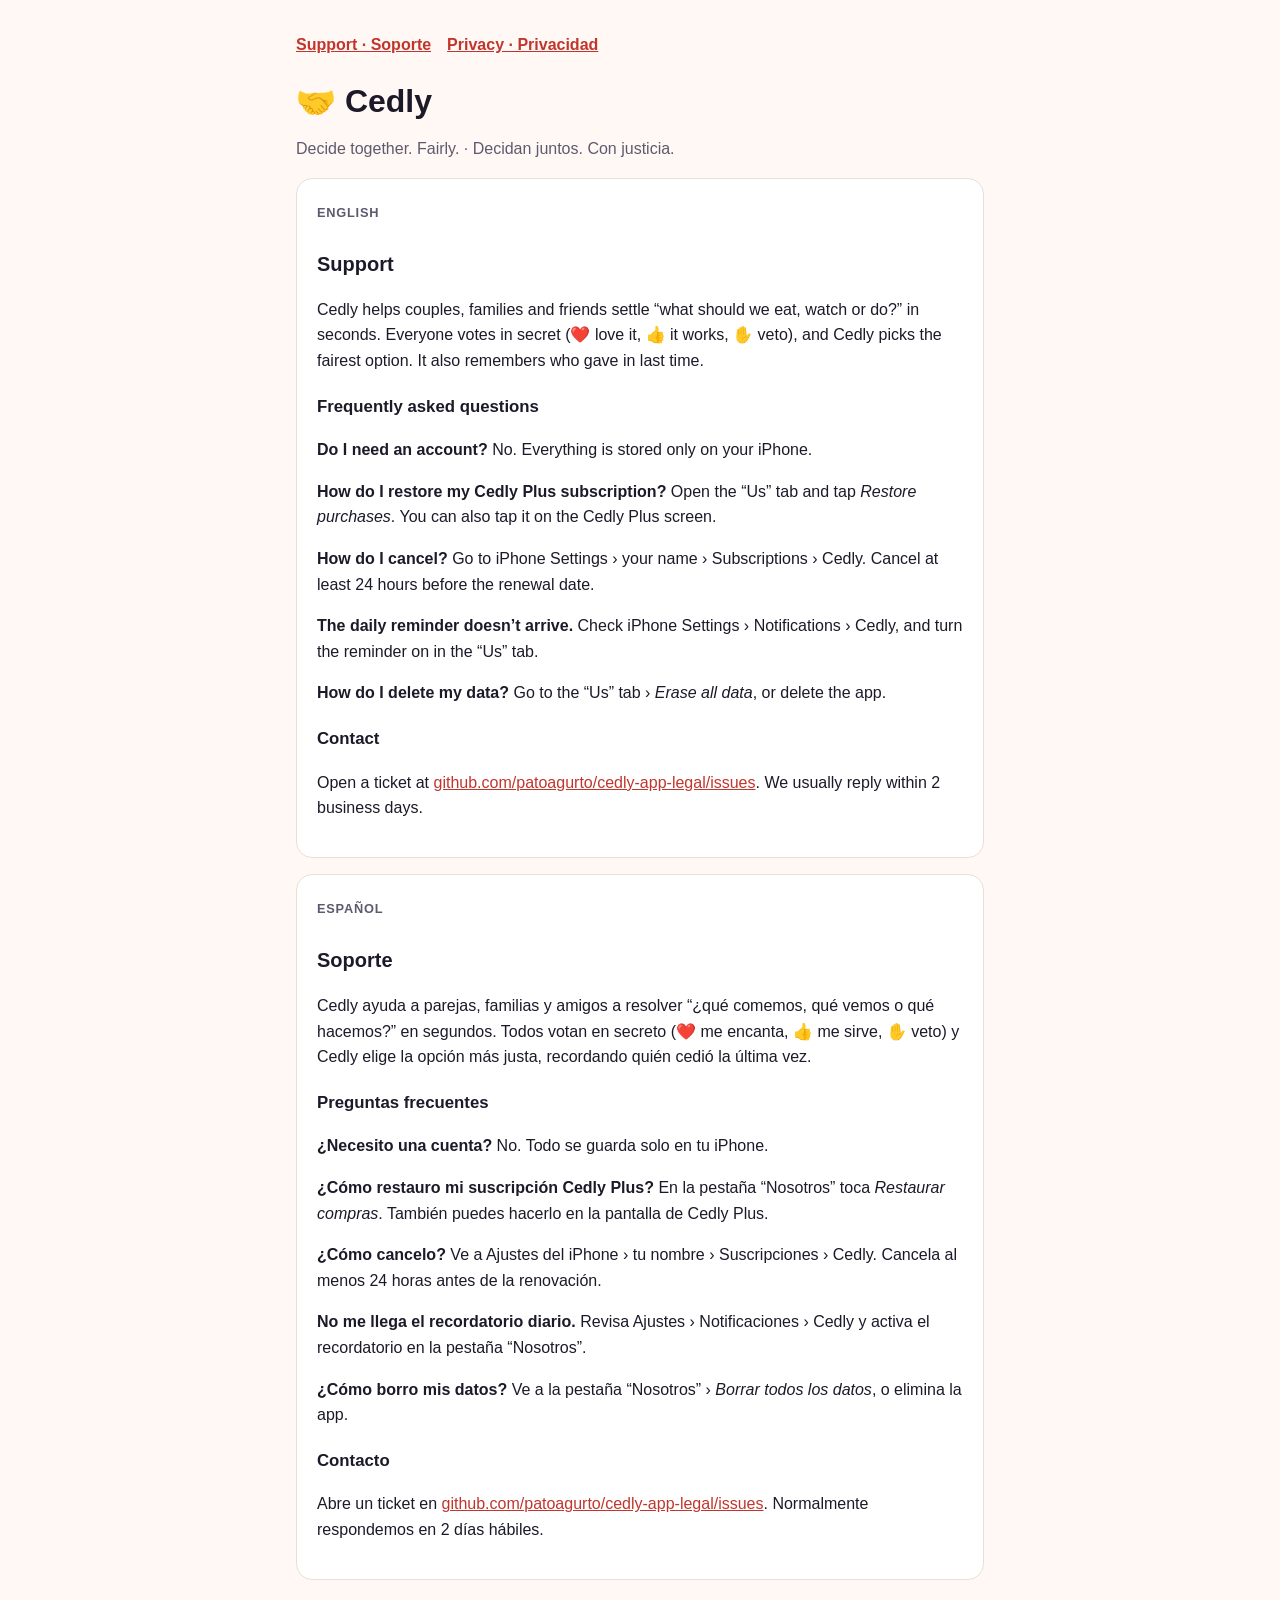
<file: index.html>
<!doctype html>
<html lang="en">
<head>
<meta charset="utf-8">
<meta name="viewport" content="width=device-width, initial-scale=1">
<title>Cedly Support</title>
<meta name="description" content="Support for Cedly, the app that helps couples, families and friends decide together, fairly.">
<link rel="stylesheet" href="style.css">
</head>
<body>
<main>
<nav><a href="./">Support · Soporte</a><a href="privacy.html">Privacy · Privacidad</a></nav>
<h1>🤝 Cedly</h1>
<p class="muted">Decide together. Fairly. · Decidan juntos. Con justicia.</p>

<section class="card" lang="en">
<span class="lang">English</span>
<h2>Support</h2>
<p>Cedly helps couples, families and friends settle “what should we eat, watch or do?” in seconds. Everyone votes in secret (❤️ love it, 👍 it works, ✋ veto), and Cedly picks the fairest option. It also remembers who gave in last time.</p>
<h3>Frequently asked questions</h3>
<p><strong>Do I need an account?</strong> No. Everything is stored only on your iPhone.</p>
<p><strong>How do I restore my Cedly Plus subscription?</strong> Open the “Us” tab and tap <em>Restore purchases</em>. You can also tap it on the Cedly Plus screen.</p>
<p><strong>How do I cancel?</strong> Go to iPhone Settings › your name › Subscriptions › Cedly. Cancel at least 24 hours before the renewal date.</p>
<p><strong>The daily reminder doesn’t arrive.</strong> Check iPhone Settings › Notifications › Cedly, and turn the reminder on in the “Us” tab.</p>
<p><strong>How do I delete my data?</strong> Go to the “Us” tab › <em>Erase all data</em>, or delete the app.</p>
<h3>Contact</h3>
<p>Open a ticket at <a href="https://github.com/patoagurto/cedly-app-legal/issues">github.com/patoagurto/cedly-app-legal/issues</a>. We usually reply within 2 business days.</p>
</section>

<section class="card" lang="es">
<span class="lang">Español</span>
<h2>Soporte</h2>
<p>Cedly ayuda a parejas, familias y amigos a resolver “¿qué comemos, qué vemos o qué hacemos?” en segundos. Todos votan en secreto (❤️ me encanta, 👍 me sirve, ✋ veto) y Cedly elige la opción más justa, recordando quién cedió la última vez.</p>
<h3>Preguntas frecuentes</h3>
<p><strong>¿Necesito una cuenta?</strong> No. Todo se guarda solo en tu iPhone.</p>
<p><strong>¿Cómo restauro mi suscripción Cedly Plus?</strong> En la pestaña “Nosotros” toca <em>Restaurar compras</em>. También puedes hacerlo en la pantalla de Cedly Plus.</p>
<p><strong>¿Cómo cancelo?</strong> Ve a Ajustes del iPhone › tu nombre › Suscripciones › Cedly. Cancela al menos 24 horas antes de la renovación.</p>
<p><strong>No me llega el recordatorio diario.</strong> Revisa Ajustes › Notificaciones › Cedly y activa el recordatorio en la pestaña “Nosotros”.</p>
<p><strong>¿Cómo borro mis datos?</strong> Ve a la pestaña “Nosotros” › <em>Borrar todos los datos</em>, o elimina la app.</p>
<h3>Contacto</h3>
<p>Abre un ticket en <a href="https://github.com/patoagurto/cedly-app-legal/issues">github.com/patoagurto/cedly-app-legal/issues</a>. Normalmente respondemos en 2 días hábiles.</p>
</section>
</main>
</body>
</html>
</file>
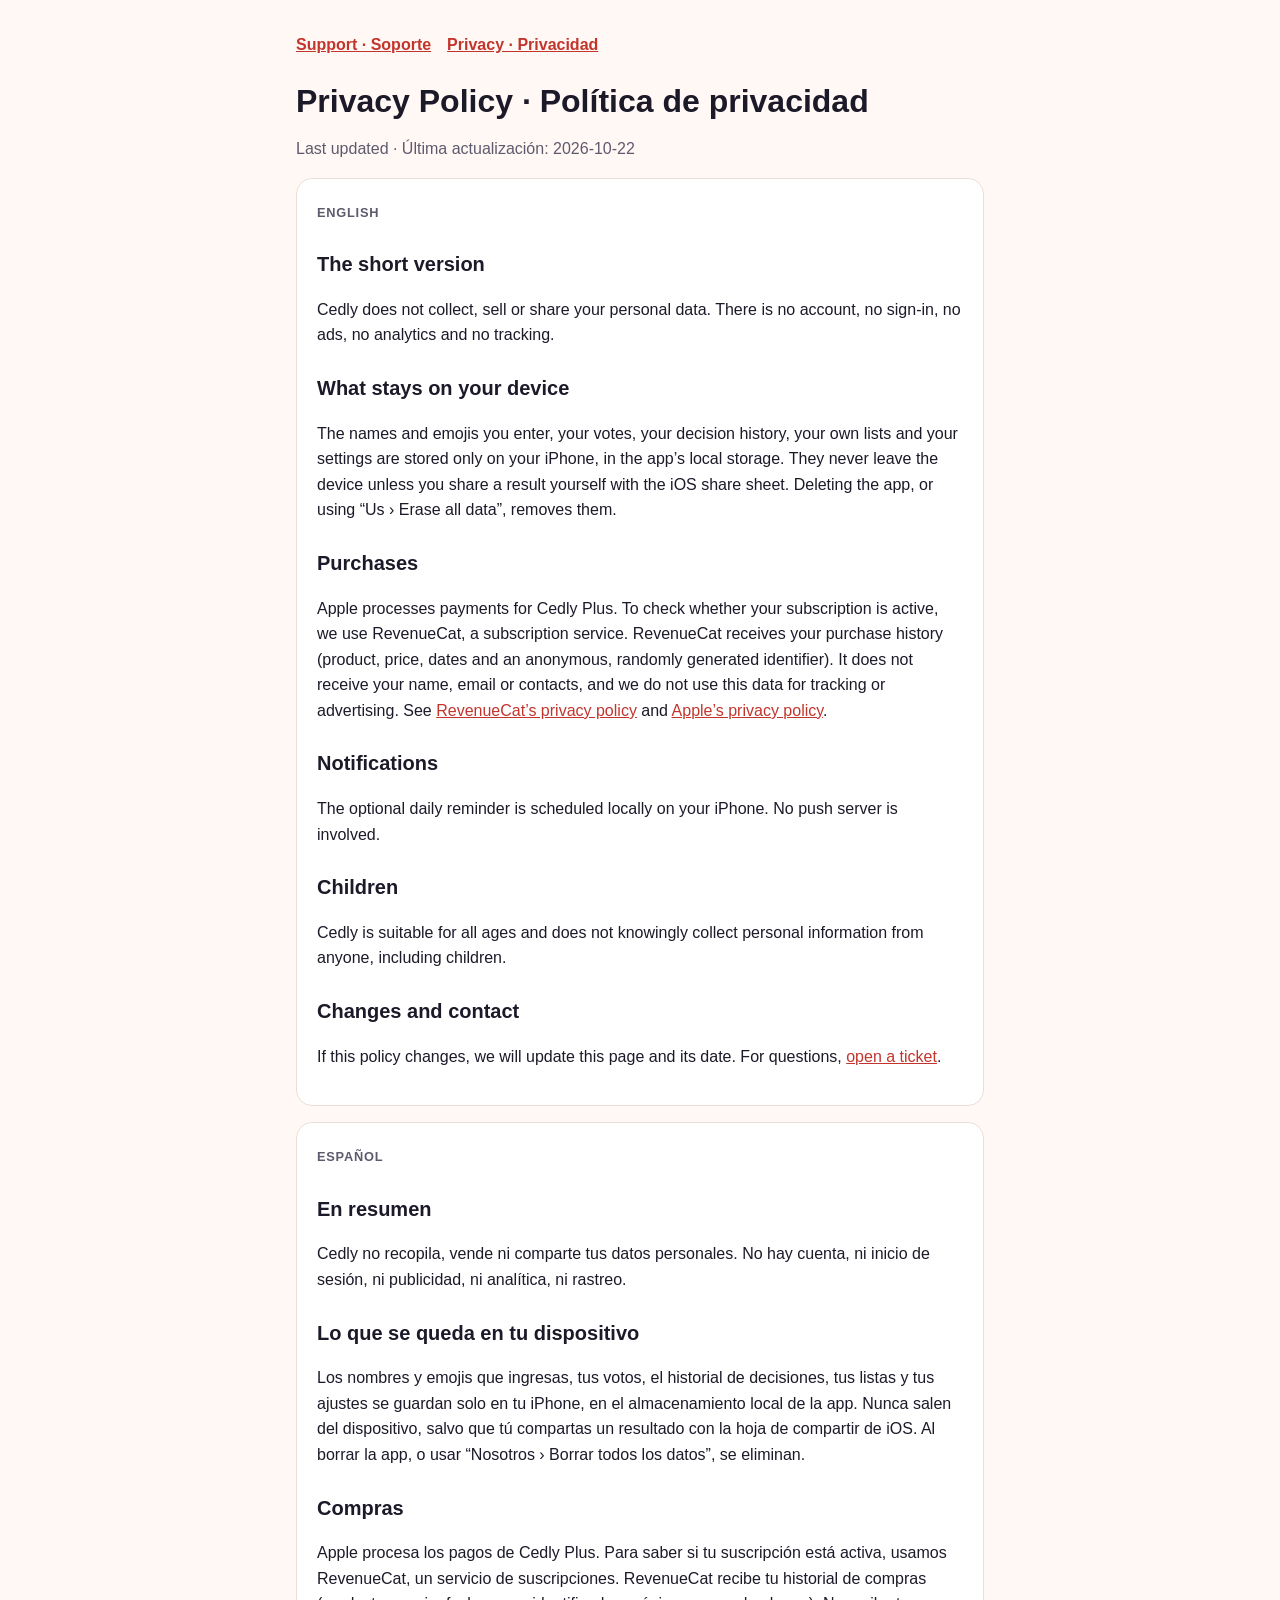
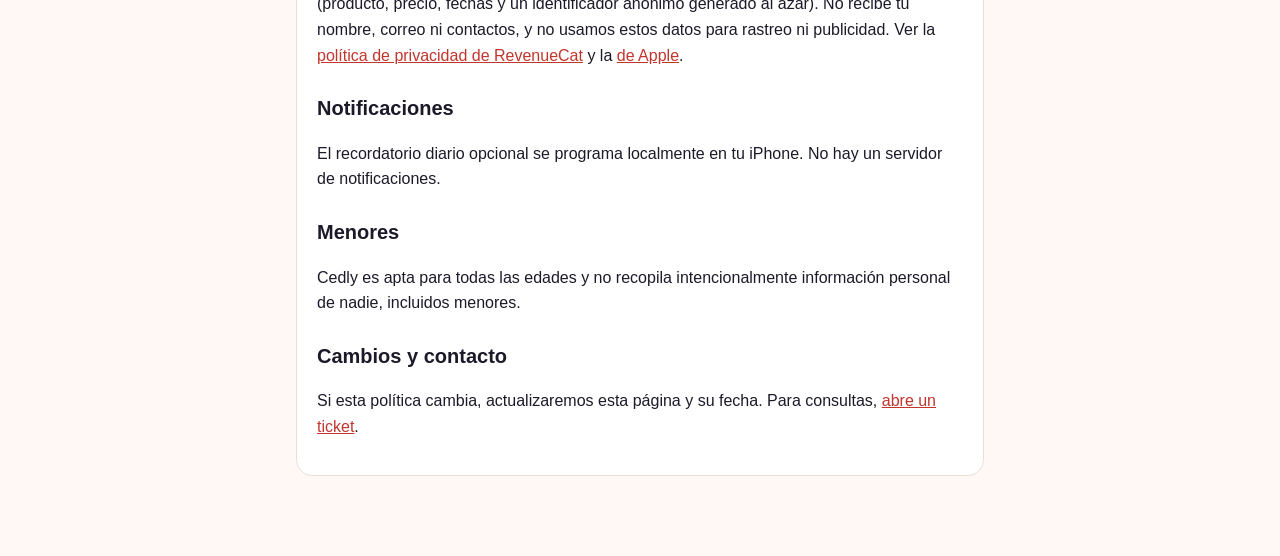
<file: privacy.html>
<!doctype html>
<html lang="en">
<head>
<meta charset="utf-8">
<meta name="viewport" content="width=device-width, initial-scale=1">
<title>Cedly Privacy Policy</title>
<meta name="description" content="Privacy policy for the Cedly iOS app.">
<link rel="stylesheet" href="style.css">
</head>
<body>
<main>
<nav><a href="./">Support · Soporte</a><a href="privacy.html">Privacy · Privacidad</a></nav>
<h1>Privacy Policy · Política de privacidad</h1>
<p class="muted">Last updated · Última actualización: 2026-10-22</p>

<section class="card" lang="en">
<span class="lang">English</span>
<h2>The short version</h2>
<p>Cedly does not collect, sell or share your personal data. There is no account, no sign-in, no ads, no analytics and no tracking.</p>
<h2>What stays on your device</h2>
<p>The names and emojis you enter, your votes, your decision history, your own lists and your settings are stored only on your iPhone, in the app’s local storage. They never leave the device unless you share a result yourself with the iOS share sheet. Deleting the app, or using “Us › Erase all data”, removes them.</p>
<h2>Purchases</h2>
<p>Apple processes payments for Cedly Plus. To check whether your subscription is active, we use RevenueCat, a subscription service. RevenueCat receives your purchase history (product, price, dates and an anonymous, randomly generated identifier). It does not receive your name, email or contacts, and we do not use this data for tracking or advertising. See <a href="https://www.revenuecat.com/privacy">RevenueCat’s privacy policy</a> and <a href="https://www.apple.com/legal/privacy/">Apple’s privacy policy</a>.</p>
<h2>Notifications</h2>
<p>The optional daily reminder is scheduled locally on your iPhone. No push server is involved.</p>
<h2>Children</h2>
<p>Cedly is suitable for all ages and does not knowingly collect personal information from anyone, including children.</p>
<h2>Changes and contact</h2>
<p>If this policy changes, we will update this page and its date. For questions, <a href="https://github.com/patoagurto/cedly-app-legal/issues">open a ticket</a>.</p>
</section>

<section class="card" lang="es">
<span class="lang">Español</span>
<h2>En resumen</h2>
<p>Cedly no recopila, vende ni comparte tus datos personales. No hay cuenta, ni inicio de sesión, ni publicidad, ni analítica, ni rastreo.</p>
<h2>Lo que se queda en tu dispositivo</h2>
<p>Los nombres y emojis que ingresas, tus votos, el historial de decisiones, tus listas y tus ajustes se guardan solo en tu iPhone, en el almacenamiento local de la app. Nunca salen del dispositivo, salvo que tú compartas un resultado con la hoja de compartir de iOS. Al borrar la app, o usar “Nosotros › Borrar todos los datos”, se eliminan.</p>
<h2>Compras</h2>
<p>Apple procesa los pagos de Cedly Plus. Para saber si tu suscripción está activa, usamos RevenueCat, un servicio de suscripciones. RevenueCat recibe tu historial de compras (producto, precio, fechas y un identificador anónimo generado al azar). No recibe tu nombre, correo ni contactos, y no usamos estos datos para rastreo ni publicidad. Ver la <a href="https://www.revenuecat.com/privacy">política de privacidad de RevenueCat</a> y la <a href="https://www.apple.com/legal/privacy/">de Apple</a>.</p>
<h2>Notificaciones</h2>
<p>El recordatorio diario opcional se programa localmente en tu iPhone. No hay un servidor de notificaciones.</p>
<h2>Menores</h2>
<p>Cedly es apta para todas las edades y no recopila intencionalmente información personal de nadie, incluidos menores.</p>
<h2>Cambios y contacto</h2>
<p>Si esta política cambia, actualizaremos esta página y su fecha. Para consultas, <a href="https://github.com/patoagurto/cedly-app-legal/issues">abre un ticket</a>.</p>
</section>
</main>
</body>
</html>
</file>
<file: style.css>
:root { --bg:#FFF8F4; --text:#1C1A29; --muted:#5E5A6E; --card:#fff; --border:#E9DFD8; --accent:#C2352D; }
@media (prefers-color-scheme: dark) { :root { --bg:#14121F; --text:#F5F2FF; --muted:#B4AEC9; --card:#1F1C2E; --border:#36314F; --accent:#FF6B5E; } }
* { box-sizing: border-box; }
body { margin:0; background:var(--bg); color:var(--text); font:16px/1.6 -apple-system, BlinkMacSystemFont, "Segoe UI", Roboto, sans-serif; }
main { max-width: 720px; margin: 0 auto; padding: 32px 16px 64px; }
h1 { font-size: 2rem; margin: 0 0 4px; line-height: 1.2; }
h2 { margin-top: 1.5rem; font-size: 1.25rem; }
h3 { margin-top: 1.25rem; font-size: 1.05rem; }
.card { background:var(--card); border:1px solid var(--border); border-radius:16px; padding:20px; margin:16px 0; }
.muted { color: var(--muted); }
a { color: var(--accent); }
nav { margin-bottom: 24px; }
nav a { margin-right: 16px; font-weight: 600; }
.lang { display:inline-block; font-size:.8rem; font-weight:700; letter-spacing:.06em; text-transform:uppercase; color:var(--muted); }
</file>
